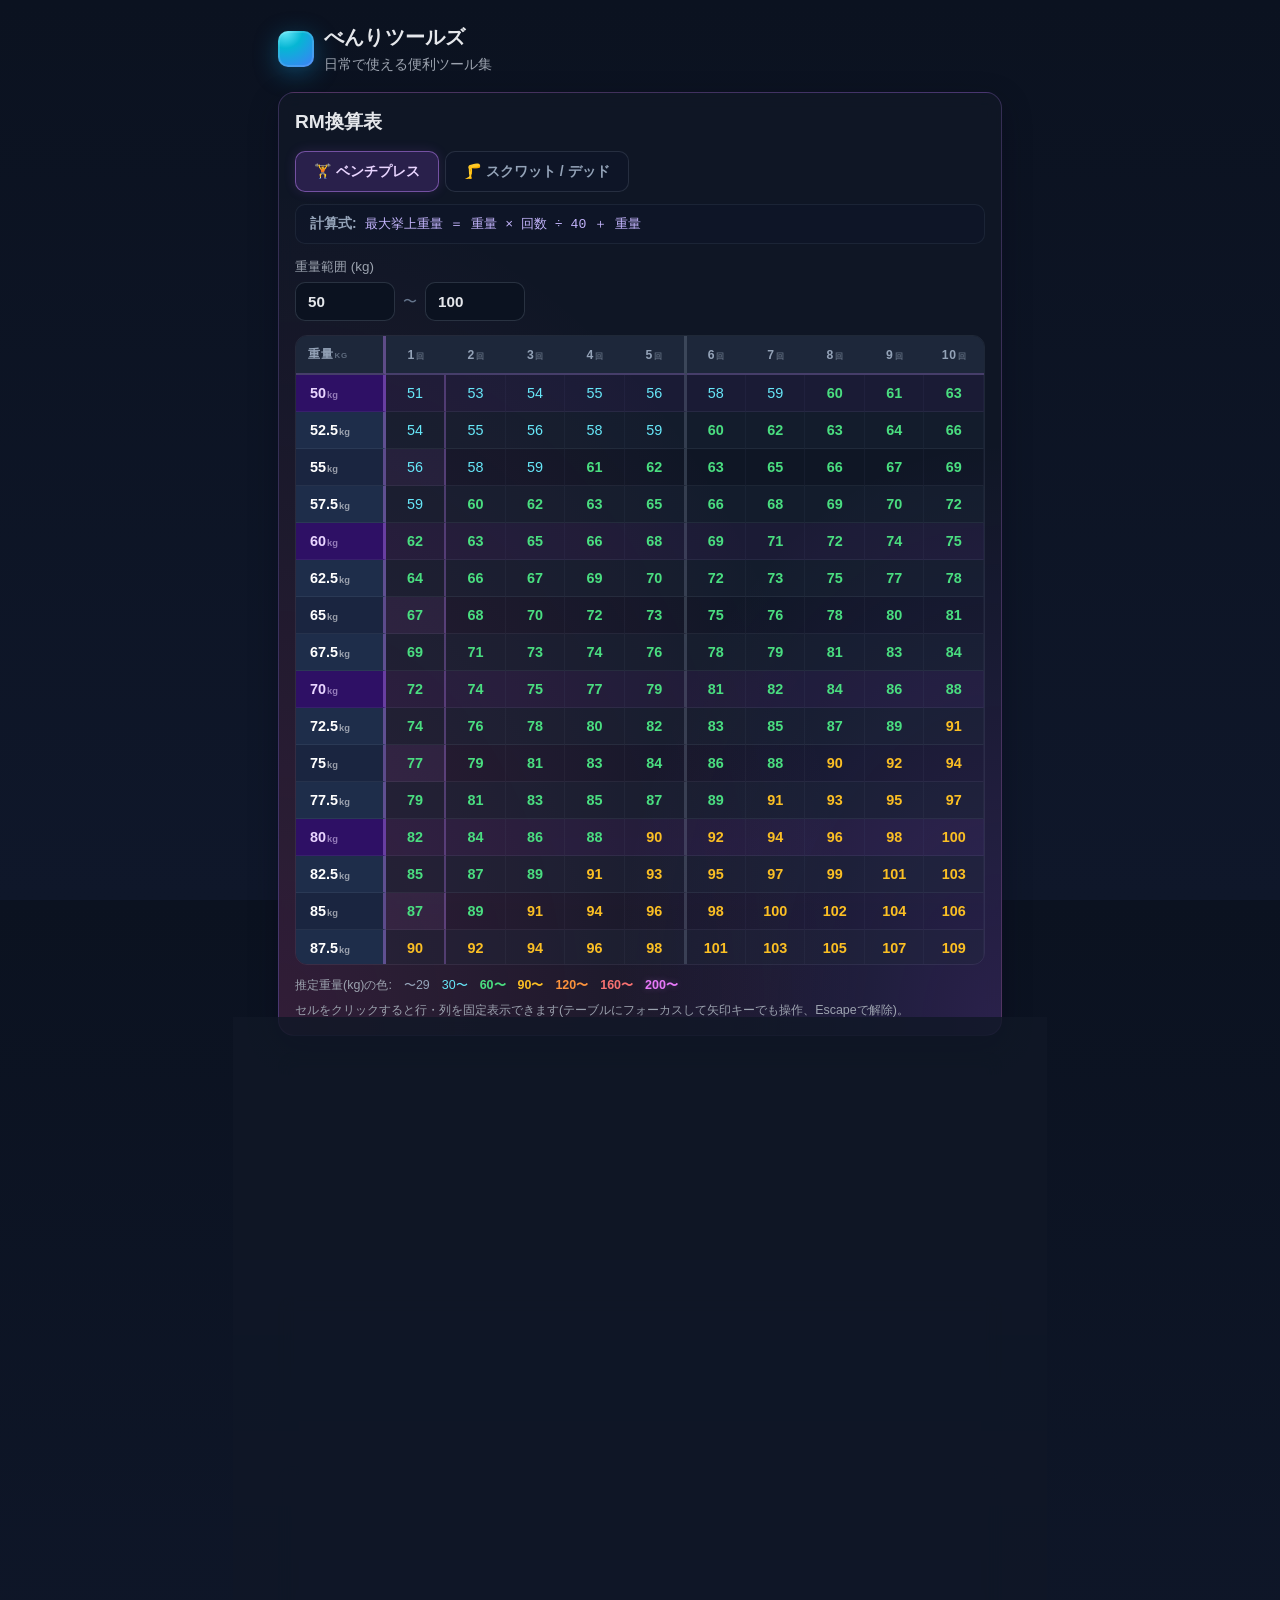
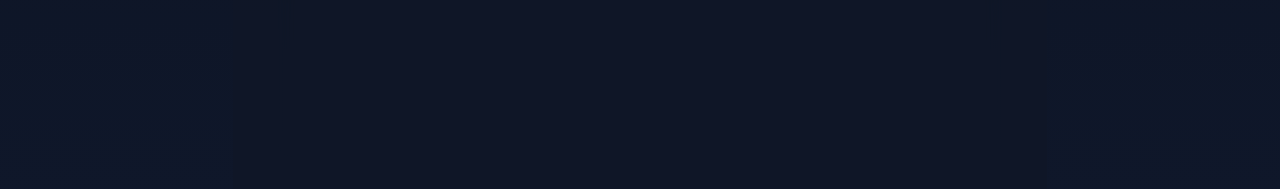
<file: index.html>
<!doctype html>
<html lang="ja">

<head>
	<meta charset="utf-8" />
	<meta name="viewport" content="width=device-width, initial-scale=1, viewport-fit=cover" />
	<meta name="theme-color" content="#0b1220" />
	<meta name="description" content="RM換算表、調整さんの出欠表クイック作成、楽天メルマガの一括解約など、日常で使える便利ツール集。" />
	<meta property="og:title" content="べんりツールズ" />
	<meta property="og:description" content="RM換算表や調整さんの出欠表クイック作成など、日常で使える便利ツール集" />
	<meta property="og:type" content="website" />
	<title>べんりツールズ</title>
	<link rel="icon" href="data:image/svg+xml,<svg xmlns='http://www.w3.org/2000/svg' viewBox='0 0 100 100'><text y='.9em' font-size='90'>🧰</text></svg>" />
	<link rel="stylesheet" href="styles.css?v=2" />
</head>

<body>
	<div class="container">
		<header>
			<div class="logo" aria-hidden="true"></div>
			<div>
				<h1>べんりツールズ</h1>
				<p class="desc">日常で使える便利ツール集</p>
			</div>
		</header>

		<div class="card rm-card">
			<h2 class="section-title">RM換算表</h2>

			<div class="rm-tabs" id="rmTabs">
				<button class="rm-tab is-active" data-tab="bench" id="rmTabBench" aria-pressed="true">🏋️ ベンチプレス</button>
				<button class="rm-tab" data-tab="squat" id="rmTabSquat" aria-pressed="false">🦵 スクワット / デッド</button>
			</div>

			<div class="rm-formula" id="rmFormula">
				<span class="rm-formula-label">計算式:</span>
				<span class="rm-formula-expr" id="rmFormulaExpr">最大挙上重量 ＝ 重量 × 回数 ÷ 40 ＋ 重量</span>
			</div>

			<div class="rm-controls">
				<div class="rm-range-group">
					<label for="rmRangeMin">重量範囲 (kg)</label>
					<div class="rm-range-inputs">
						<input type="number" id="rmRangeMin" value="50" min="0" step="2.5" aria-label="重量範囲の下限 (kg)" />
						<span class="rm-range-sep">〜</span>
						<input type="number" id="rmRangeMax" value="100" min="0" step="2.5" aria-label="重量範囲の上限 (kg)" />
					</div>
				</div>
			</div>

			<div class="rm-table-wrapper" id="rmTableWrapper" tabindex="0" role="region"
				aria-label="RM換算表。矢印キーでセルを選択、Escapeで選択解除">
				<table class="rm-table" id="rmTable">
					<caption class="visually-hidden">重量と回数から最大挙上重量(1RM)を推定する換算表</caption>
					<thead id="rmTableHead"></thead>
					<tbody id="rmTableBody"></tbody>
				</table>
			</div>

			<div class="rm-legend">
				<span class="rm-legend-label">推定重量(kg)の色:</span>
				<span class="rm-lv1">〜29</span>
				<span class="rm-lv2">30〜</span>
				<span class="rm-lv3">60〜</span>
				<span class="rm-lv4">90〜</span>
				<span class="rm-lv5">120〜</span>
				<span class="rm-lv6">160〜</span>
				<span class="rm-lv7">200〜</span>
			</div>
			<p class="muted rm-hint">セルをクリックすると行・列を固定表示できます(テーブルにフォーカスして矢印キーでも操作、Escapeで解除)。</p>
			<p id="rmLive" class="visually-hidden" aria-live="polite"></p>
		</div>

		<div class="card quick-card">
			<p class="eyebrow">クイック</p>
			<h2 class="section-title">調整さんをすぐ作る</h2>
			<p class="section-copy">今日から2ヶ月先までの金曜夜・土日を候補にした日程調整ページ「調整さん」を開きます。</p>
			<div class="btns hero-actions quick-actions" style="margin-top: 16px;">
				<button id="quickLaunchAllDayBtn">出欠表を作る<span class="btn-sub">金曜19時〜 + 土日終日</span></button>
				<button id="quickLaunchSplitBtn">出欠表を作る<span class="btn-sub">金曜19時〜 + 土日 午前/午後</span></button>
			</div>
			<p class="quick-note">開いた先の「出欠表をつくる」ボタンを押すとリンクが完成します。</p>
		</div>

		<div class="card">
			<h2 class="section-title">楽天メルマガをまとめて解約</h2>
			<p class="section-copy">楽天のメルマガと楽天ショップのメルマガをまとめて止める公式ページを開きます。</p>
			<div class="btns" style="margin-top: 12px;">
				<button id="openRakutenUnsubscribeBtn" class="secondary">解約ページを開く</button>
			</div>
		</div>

		<div class="card support-card">
			<h2 class="section-title">🙏 応援のお願い</h2>
			<p class="section-copy">もし「応援してもいいよ」という方がいれば、募金感覚で下記のリンクをご利用いただけると嬉しいです 🙏</p>
			<div class="btns hero-actions" style="margin-top: 16px; gap: 12px;">
				<a class="btn" href="https://www.amazon.co.jp?&linkCode=ll2&tag=pumpkin041-22&linkId=18f56295483f42cb79c528745a2250fb&ref_=as_li_ss_tl" target="_blank" rel="noopener">🛒 Amazonはこちら</a>
				<a class="btn" href="https://item.rakuten.co.jp/rakutenoriginal-daily/ro-b-001/" target="_blank" rel="noopener">🏬 楽天市場はこちら</a>
			</div>
			<p class="muted" style="margin-top: 12px;">※リンク経由でAmazonや楽天の商品を購入すると、購入額の一部が運営費として還元されます。</p>
			<p class="muted">※皆さまからいただいた支援は、水やお茶などの無料提供やイベント(例:<a href="https://kintech.connpass.com" target="_blank" rel="noopener">kintech.connpass.com</a>)運営費に活用させていただきます。</p>
		</div>
	</div>

	<div id="toast" class="toast" role="status" aria-live="polite">コピーしました</div>
	<script src="script.js?v=2" defer></script>
</body>

</html>
</file>
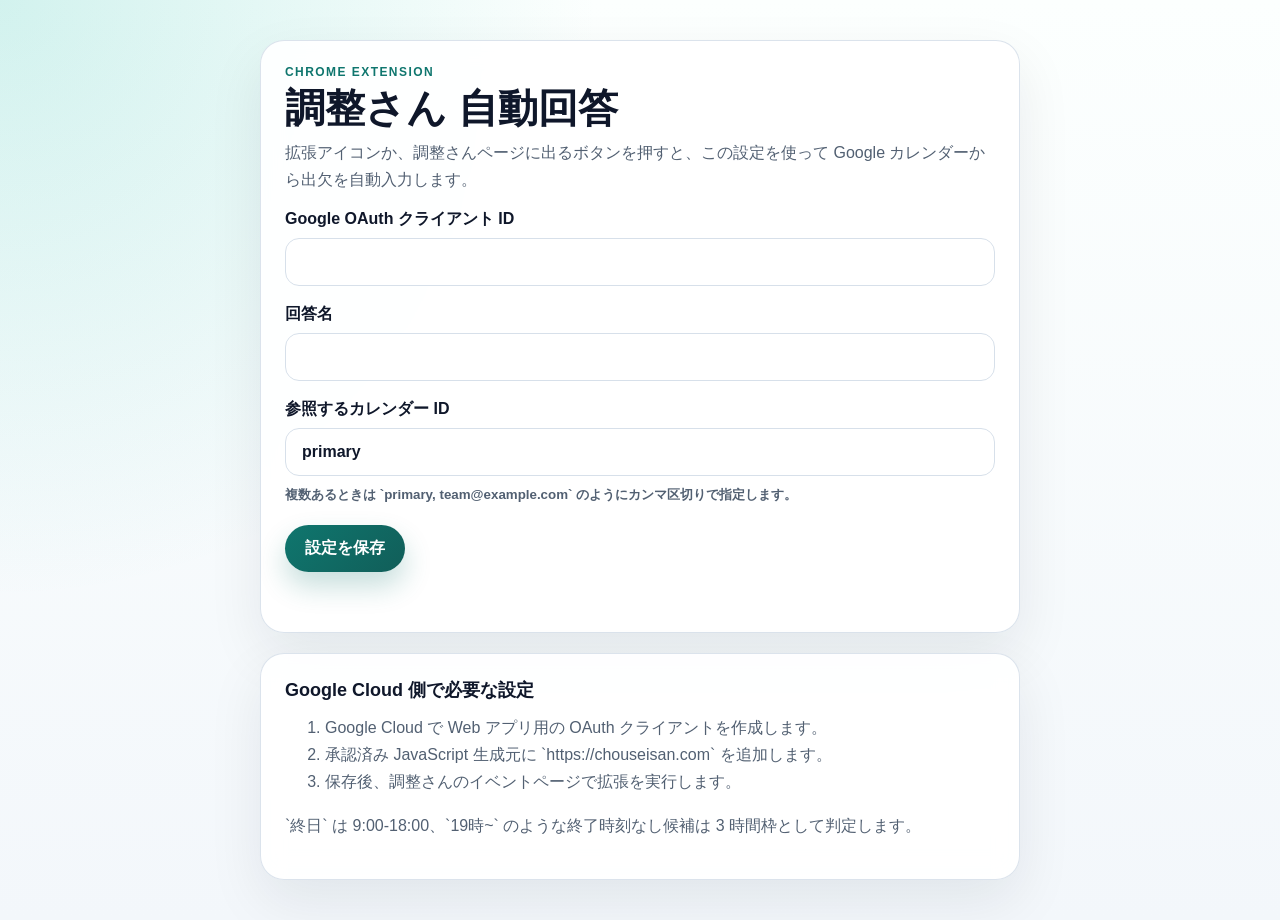
<file: extension/options.html>
<!doctype html>
<html lang="ja">
	<head>
		<meta charset="utf-8" />
		<meta name="viewport" content="width=device-width, initial-scale=1" />
		<title>調整さん 自動回答 設定</title>
		<link rel="stylesheet" href="options.css" />
	</head>
	<body>
		<main class="page">
			<section class="card">
				<p class="eyebrow">Chrome Extension</p>
				<h1>調整さん 自動回答</h1>
				<p class="lead">
					拡張アイコンか、調整さんページに出るボタンを押すと、この設定を使って Google
					カレンダーから出欠を自動入力します。
				</p>

				<form id="settingsForm" class="form">
					<label class="field">
						<span>Google OAuth クライアント ID</span>
						<input id="googleClientId" name="googleClientId" type="text" autocomplete="off" required />
					</label>

					<label class="field">
						<span>回答名</span>
						<input id="participantName" name="participantName" type="text" autocomplete="name" required />
					</label>

					<label class="field">
						<span>参照するカレンダー ID</span>
						<input id="calendarIds" name="calendarIds" type="text" value="primary" required />
						<small>複数あるときは `primary, team@example.com` のようにカンマ区切りで指定します。</small>
					</label>

					<div class="actions">
						<button type="submit">設定を保存</button>
					</div>
				</form>

				<div id="status" class="status" aria-live="polite"></div>
			</section>

			<section class="card note">
				<h2>Google Cloud 側で必要な設定</h2>
				<ol>
					<li>Google Cloud で Web アプリ用の OAuth クライアントを作成します。</li>
					<li>承認済み JavaScript 生成元に `https://chouseisan.com` を追加します。</li>
					<li>保存後、調整さんのイベントページで拡張を実行します。</li>
				</ol>
				<p>
					`終日` は 9:00-18:00、`19時~` のような終了時刻なし候補は 3 時間枠として判定します。
				</p>
			</section>
		</main>

		<script src="options.js"></script>
	</body>
</html>
</file>
<file: styles.css>
:root {
	--bg: #0b1220;
	--panel: #111827;
	--text: #e5e7eb;
	--sub: #9ca3af;
	--accent: #0ea5e9;
	--accent-2: #22c55e;
	--warn: #f59e0b;
	--radius: 16px;
}

* {
	box-sizing: border-box;
}

html,
body {
	height: 100%;
}

html {
	scroll-behavior: smooth;
}

body {
	margin: 0;
	font-family: -apple-system, BlinkMacSystemFont, "Segoe UI", Roboto, "Helvetica Neue", Arial, "Noto Sans JP", "Apple Color Emoji", "Segoe UI Emoji";
	background: linear-gradient(180deg, #0b1220 0%, #0f172a 100%);
	color: var(--text);
}

.container {
	max-width: 780px;
	margin: 0 auto;
	padding: 18px clamp(16px, 4vw, 28px) 32px;
}

header {
	display: flex;
	align-items: center;
	gap: 10px;
	margin: 6px 0 18px;
}

.logo {
	width: 36px;
	height: 36px;
	border-radius: 10px;
	background: radial-gradient(120% 120% at 20% 0%, #67e8f9 0%, #06b6d4 40%, #3b82f6 100%);
	box-shadow: 0 6px 24px rgba(14, 165, 233, 0.35), inset 0 0 0 2px rgba(255, 255, 255, 0.12);
}

h1 {
	font-size: 1.25rem;
	margin: 0;
	font-weight: 700;
	letter-spacing: .01em;
}

p.desc {
	margin: 4px 0 0;
	color: var(--sub);
	font-size: .9rem;
}

h2.section-title {
	margin: 0;
	font-size: 1.2rem;
}

p.eyebrow {
	margin: 0 0 8px;
	color: #7dd3fc;
	font-size: .82rem;
	font-weight: 700;
	letter-spacing: .08em;
	text-transform: uppercase;
}

p.section-copy {
	margin: 10px 0 0;
	color: var(--sub);
	line-height: 1.6;
}

.visually-hidden {
	position: absolute;
	width: 1px;
	height: 1px;
	margin: -1px;
	padding: 0;
	overflow: hidden;
	clip: rect(0 0 0 0);
	white-space: nowrap;
	border: 0;
}

.card {
	background: rgba(17, 24, 39, 0.7);
	border: 1px solid rgba(148, 163, 184, 0.12);
	border-radius: var(--radius);
	padding: 16px;
	backdrop-filter: blur(8px);
	box-shadow: 0 10px 30px rgba(2, 6, 23, 0.3);
}

.container>.card+.card {
	margin-top: 16px;
}

/* 本文中のリンク(ボタン以外)はダーク背景で読める色に */
.card a:not(.btn) {
	color: #7dd3fc;
	text-underline-offset: 2px;
}

.grid {
	display: grid;
	gap: 12px;
}

.grid.cols-2 {
	grid-template-columns: 1fr 1fr;
}

.quick-card {
	background:
		radial-gradient(120% 140% at 100% 0%, rgba(34, 197, 94, 0.2) 0%, rgba(34, 197, 94, 0) 45%),
		radial-gradient(160% 180% at 0% 0%, rgba(14, 165, 233, 0.28) 0%, rgba(14, 165, 233, 0) 50%),
		rgba(17, 24, 39, 0.82);
	border-color: rgba(125, 211, 252, 0.22);
}

.quick-card .section-copy {
	margin-top: 6px;
	font-size: .88rem;
}

.section-head {
	display: flex;
	align-items: flex-start;
	justify-content: space-between;
	gap: 12px;
	margin-bottom: 14px;
}

.quick-meta {
	display: flex;
	flex-wrap: wrap;
	gap: 8px;
	margin-top: 14px;
}

.quick-pill {
	display: inline-flex;
	align-items: center;
	padding: 8px 12px;
	border-radius: 999px;
	background: rgba(11, 18, 32, 0.75);
	border: 1px solid rgba(125, 211, 252, 0.18);
	color: #dbeafe;
	font-size: .88rem;
}

.quick-note {
	margin: 12px 0 0;
	color: #bfdbfe;
	font-size: .88rem;
	line-height: 1.5;
}

label {
	display: block;
	font-size: .88rem;
	color: var(--sub);
	margin-bottom: 6px;
}

input[type="text"],
input[type="time"],
select,
textarea,
input[type="date"] {
	width: 100%;
	background: #0b1220;
	border: 1px solid rgba(148, 163, 184, 0.22);
	color: var(--text);
	padding: 12px 12px;
	border-radius: 12px;
	outline: none;
	font-size: 1rem;
}

/* outlineを消す代わりのフォーカス表示 */
input[type="text"]:focus,
input[type="time"]:focus,
select:focus,
textarea:focus,
input[type="date"]:focus {
	border-color: rgba(125, 211, 252, 0.55);
	box-shadow: 0 0 0 3px rgba(14, 165, 233, 0.15);
}

textarea {
	min-height: 200px;
	resize: vertical;
}

.inline {
	display: flex;
	gap: 10px;
	align-items: center;
	flex-wrap: wrap;
}

.chip {
	display: inline-flex;
	align-items: center;
	gap: 8px;
	padding: 10px 12px;
	border-radius: 999px;
	background: #0b1220;
	border: 1px solid rgba(148, 163, 184, 0.22);
}

.chip input {
	accent-color: var(--accent);
	width: 18px;
	height: 18px;
}

.toggle-chip {
	cursor: pointer;
	user-select: none;
	transition: border-color .2s ease, background .2s ease, box-shadow .2s ease;
}

.toggle-chip span {
	color: var(--text);
}

.toggle-chip.is-active {
	background: rgba(14, 165, 233, 0.14);
	border-color: rgba(125, 211, 252, 0.55);
	box-shadow: inset 0 0 0 1px rgba(125, 211, 252, 0.16);
}

.btns {
	display: flex;
	gap: 10px;
	flex-wrap: wrap;
}

button,
a.btn {
	appearance: none;
	border: none;
	cursor: pointer;
	text-decoration: none;
	background: var(--accent);
	color: white;
	padding: 12px 16px;
	border-radius: 12px;
	font-weight: 700;
	font-size: 1rem;
	display: inline-flex;
	align-items: center;
	gap: 8px;
	box-shadow: 0 6px 18px rgba(14, 165, 233, 0.35);
}

button:hover,
a.btn:hover {
	filter: brightness(1.1);
}

button:active,
a.btn:active {
	transform: translateY(1px);
}

button.secondary,
a.btn.secondary {
	background: #111827;
	color: var(--text);
	border: 1px solid rgba(148, 163, 184, 0.22);
	box-shadow: none;
}

button.success {
	background: var(--accent-2);
	box-shadow: 0 6px 18px rgba(34, 197, 94, 0.35);
}

button.warn {
	background: var(--warn);
	box-shadow: 0 6px 18px rgba(245, 158, 11, 0.35);
}

.hero-actions button,
.hero-actions a.btn {
	min-height: 56px;
	justify-content: center;
}

.quick-actions {
	display: grid;
	grid-template-columns: 1fr 1fr;
}

.quick-actions button {
	width: 100%;
	flex-direction: column;
	gap: 2px;
}

.btn-sub {
	display: block;
	font-size: .78rem;
	font-weight: 500;
	opacity: .9;
}

.quick-detail-link {
	margin-top: 10px;
}

.muted {
	color: var(--sub);
	font-size: .9rem;
}

.spacer {
	height: 10px;
}

.divider {
	height: 1px;
	background: rgba(148, 163, 184, 0.12);
	margin: 12px 0;
}

.toast {
	position: fixed;
	left: 50%;
	bottom: 20px;
	transform: translateX(-50%);
	background: #111827;
	color: var(--text);
	border: 1px solid rgba(148, 163, 184, 0.22);
	padding: 10px 14px;
	border-radius: 999px;
	opacity: 0;
	pointer-events: none;
	transition: opacity .25s ease;
}

.toast.show {
	opacity: 1;
}

#advancedSettings {
	scroll-margin-top: 16px;
}

/* ── RM換算表 ─────────────────────────── */
.rm-card {
	background:
		radial-gradient(120% 140% at 100% 100%, rgba(168, 85, 247, 0.18) 0%, rgba(168, 85, 247, 0) 45%),
		radial-gradient(160% 180% at 0% 100%, rgba(236, 72, 153, 0.16) 0%, rgba(236, 72, 153, 0) 50%),
		rgba(17, 24, 39, 0.82);
	border-color: rgba(192, 132, 252, 0.22);
}

.rm-eyebrow {
	color: #c084fc !important;
}

/* タブ */
.rm-tabs {
	display: flex;
	gap: 6px;
	margin: 16px 0 12px;
}

.rm-tab {
	appearance: none;
	border: 1px solid rgba(148, 163, 184, 0.18);
	background: rgba(15, 23, 42, 0.5);
	color: #94a3b8;
	padding: 10px 18px;
	border-radius: 10px;
	font-size: .88rem;
	font-weight: 600;
	cursor: pointer;
	box-shadow: none;
	transition: all .2s ease;
}

.rm-tab:hover {
	background: rgba(168, 85, 247, 0.08);
	color: #c4b5fd;
}

.rm-tab.is-active {
	background: rgba(168, 85, 247, 0.18);
	border-color: rgba(192, 132, 252, 0.5);
	color: #e9d5ff;
	box-shadow: 0 0 12px rgba(168, 85, 247, 0.15);
}

/* 計算式表示 */
.rm-formula {
	display: flex;
	align-items: center;
	gap: 8px;
	flex-wrap: wrap;
	padding: 10px 14px;
	border-radius: 10px;
	background: rgba(15, 23, 42, 0.6);
	border: 1px solid rgba(148, 163, 184, 0.1);
	margin-bottom: 14px;
	font-size: .86rem;
}

.rm-formula-label {
	color: #94a3b8;
	font-weight: 600;
}

.rm-formula-expr {
	color: #c4b5fd;
	font-weight: 500;
	font-family: "SF Mono", "Fira Code", monospace;
	font-size: .82rem;
}

/* 重量範囲コントロール */
.rm-controls {
	margin-bottom: 14px;
}

.rm-range-group label {
	display: block;
	font-size: .84rem;
	color: var(--sub);
	margin-bottom: 6px;
}

.rm-range-inputs {
	display: flex;
	align-items: center;
	gap: 8px;
}

.rm-range-inputs input[type="number"] {
	width: 100px;
	background: #0b1220;
	border: 1px solid rgba(148, 163, 184, 0.22);
	color: var(--text);
	padding: 10px 12px;
	border-radius: 10px;
	outline: none;
	font-size: .95rem;
	font-weight: 600;
	font-variant-numeric: tabular-nums;
	transition: border-color .2s ease, box-shadow .2s ease;
}

.rm-range-inputs input[type="number"]:focus {
	border-color: rgba(192, 132, 252, 0.55);
	box-shadow: 0 0 0 3px rgba(168, 85, 247, 0.15);
}

.rm-range-sep {
	color: #64748b;
	font-size: .9rem;
}

/* テーブルラッパー */
.rm-table-wrapper {
	overflow-x: auto;
	border-radius: 12px;
	border: 1px solid rgba(148, 163, 184, 0.12);
	margin-top: 8px;
	max-height: 70vh;
	overflow-y: auto;
}

.rm-table-wrapper:focus-visible {
	outline: 2px solid rgba(125, 211, 252, 0.6);
	outline-offset: 2px;
}

/* テーブル本体 */
.rm-table {
	border-collapse: separate;
	border-spacing: 0;
	font-size: .85rem;
	white-space: nowrap;
	min-width: 100%;
}

/* セルはクリックで行・列を選択できる */
.rm-table thead th[data-reps],
.rm-table tbody th,
.rm-table tbody td {
	cursor: pointer;
}

/* ヘッダー */
.rm-table thead th {
	position: sticky;
	top: 0;
	z-index: 3;
	background: rgba(30, 41, 59, 0.97);
	color: #94a3b8;
	font-weight: 700;
	font-size: .76rem;
	letter-spacing: .06em;
	text-transform: uppercase;
	padding: 10px 12px;
	text-align: center;
	border-bottom: 2px solid rgba(192, 132, 252, 0.25);
}

.rm-table thead th:first-child {
	position: sticky;
	left: 0;
	z-index: 4;
	text-align: left;
	border-right: 3px solid rgba(192, 132, 252, 0.4);
	min-width: 80px;
}

/* セル */
.rm-table td {
	padding: 10px 14px;
	border-bottom: 1px solid rgba(148, 163, 184, 0.1);
	border-right: 1px solid rgba(148, 163, 184, 0.06);
	text-align: center;
	font-variant-numeric: tabular-nums;
	font-size: .9rem;
	position: relative;
}

.rm-table td small,
.rm-table th small {
	font-size: .65em;
	opacity: .55;
	margin-left: 1px;
}

/* ── 5回ごとに太い縦線 ── */
.rm-table td:nth-child(6),
.rm-table th:nth-child(6) {
	border-right: 3px solid rgba(148, 163, 184, 0.25);
}

/* ── 重量列(左固定・行ヘッダー) ── */
.rm-table tbody th {
	position: sticky;
	left: 0;
	z-index: 2;
	padding: 10px 14px;
	border-bottom: 1px solid rgba(148, 163, 184, 0.1);
	text-align: left;
	font-size: .9rem;
	font-weight: 800;
	font-variant-numeric: tabular-nums;
	color: #fff;
	background: #1a2540;
	border-right: 3px solid rgba(192, 132, 252, 0.4);
	min-width: 80px;
}

/* ── 行の背景(偶数行) ── */
.rm-table tbody tr:nth-child(even) td {
	background: rgba(30, 41, 59, 0.35);
}

.rm-table tbody tr:nth-child(even) th {
	background: #1e2d4a;
}

/* ── 10kg区切り行 ── */
.rm-table tbody tr.rm-row-10k td {
	background: rgba(88, 50, 140, 0.16);
}

.rm-table tbody tr.rm-row-10k th {
	background: #2e1065;
	color: #e9d5ff;
}

/* ── 1RM列(1回)の強調 ── */
.rm-table td.rm-cell-1rm {
	background-image: linear-gradient(rgba(192, 132, 252, 0.08), rgba(192, 132, 252, 0.08));
	border-right: 2px solid rgba(192, 132, 252, 0.3);
}

/* ── パワーレベル色(カーソルなしでも一目でわかる) ── */
.rm-lv1 { color: #94a3b8; }
.rm-lv2 { color: #67e8f9; }
.rm-lv3 { color: #4ade80; font-weight: 600; }
.rm-lv4 { color: #fbbf24; font-weight: 700; }
.rm-lv5 { color: #fb923c; font-weight: 700; }
.rm-lv6 { color: #f87171; font-weight: 800; }
.rm-lv7 { color: #e879f9; font-weight: 800; text-shadow: 0 0 6px rgba(232, 121, 249, 0.3); }

/* ── 凡例 ── */
.rm-legend {
	display: flex;
	flex-wrap: wrap;
	align-items: center;
	gap: 4px 12px;
	margin-top: 12px;
	font-size: .78rem;
	font-variant-numeric: tabular-nums;
}

.rm-legend-label {
	color: var(--sub);
}

.rm-hint {
	margin: 8px 0 0;
	font-size: .78rem;
}

/* ── 選択ハイライト(JS でクラスを付与) ── */

/* 選択した行: 背景を明るい紫に */
.rm-table tbody tr.rm-highlight-row td {
	background: rgba(168, 85, 247, 0.25) !important;
	filter: brightness(1.4);
	color: #ffffff !important;
	text-shadow: 0 1px 2px rgba(0, 0, 0, 0.45);
}

.rm-table tbody tr.rm-highlight-row th {
	background: #4c1d95;
	color: #fff;
}

/* 選択した列: 背景を白にして完全に色反転(最も目立つ) */
.rm-table td.rm-highlight-col {
	background: #f8fafc !important;
	color: #0f172a !important;
	font-weight: 800 !important;
	filter: none !important;
	text-shadow: none !important;
	z-index: 2;
	position: relative;
	outline: none;
}

/* 選択したヘッダー: 濃い紫で反転 */
.rm-table thead th.rm-highlight-col {
	background: #7c3aed !important;
	color: #fff !important;
	filter: none;
}

/* 交差セル: 鮮明な紫で浮かび上がらせる */
.rm-table td.rm-highlight-cell {
	background: #a855f7 !important;
	color: #ffffff !important;
	font-weight: 900 !important;
	filter: none !important;
	outline: 3px solid #d8b4fe;
	outline-offset: -1px;
	z-index: 10;
	position: relative;
	text-shadow: 0 1px 2px rgba(0, 0, 0, 0.4) !important;
	transform: scale(1.15);
	box-shadow: 0 0 20px rgba(168, 85, 247, 0.6);
	border-radius: 4px;
}

@media (max-width: 720px) {
	.grid.cols-2 {
		grid-template-columns: 1fr;
	}

	header {
		align-items: flex-start;
	}

	.hero-actions {
		flex-direction: column;
	}

	.hero-actions button,
	.hero-actions a.btn {
		width: 100%;
	}

	.quick-actions {
		grid-template-columns: 1fr;
	}

	.rm-tabs {
		flex-direction: column;
	}

	.rm-tab {
		width: 100%;
		text-align: center;
	}

	.rm-range-inputs input[type="number"] {
		width: 80px;
	}

	/* モバイルではテーブル内スクロールをやめてページスクロールに任せる */
	.rm-table-wrapper {
		max-height: none;
		overflow-y: visible;
	}

	.rm-table th,
	.rm-table td {
		padding: 7px 8px;
		font-size: .78rem;
	}

	.rm-table thead th:first-child,
	.rm-table tbody th {
		min-width: 58px;
	}
}
</file>
<file: extension/options.css>
:root {
	color-scheme: light;
	--bg: #f3f7fb;
	--card: rgba(255, 255, 255, 0.92);
	--ink: #0f172a;
	--muted: #526072;
	--line: #d7e0ea;
	--accent: #0f766e;
	--accent-strong: #115e59;
}

* {
	box-sizing: border-box;
}

body {
	margin: 0;
	font-family: "Hiragino Sans", "Noto Sans JP", sans-serif;
	background:
		radial-gradient(circle at top left, rgba(20, 184, 166, 0.18), transparent 38%),
		linear-gradient(180deg, #fcfffe 0%, var(--bg) 100%);
	color: var(--ink);
}

.page {
	width: min(760px, calc(100% - 32px));
	margin: 40px auto;
	display: grid;
	gap: 20px;
}

.card {
	background: var(--card);
	border: 1px solid rgba(215, 224, 234, 0.88);
	border-radius: 24px;
	padding: 24px;
	box-shadow: 0 22px 56px rgba(15, 23, 42, 0.08);
	backdrop-filter: blur(12px);
}

.eyebrow {
	margin: 0 0 8px;
	font-size: 12px;
	font-weight: 800;
	letter-spacing: 0.12em;
	text-transform: uppercase;
	color: var(--accent);
}

h1,
h2,
p,
ol {
	margin-top: 0;
}

h1 {
	margin-bottom: 10px;
	font-size: clamp(28px, 5vw, 40px);
	line-height: 1.05;
}

h2 {
	margin-bottom: 12px;
	font-size: 18px;
}

.lead,
.note p,
.note li,
.field small,
.status {
	color: var(--muted);
	line-height: 1.7;
}

.form {
	display: grid;
	gap: 18px;
}

.field {
	display: grid;
	gap: 8px;
	font-weight: 700;
}

.field input {
	width: 100%;
	border: 1px solid var(--line);
	border-radius: 14px;
	padding: 14px 16px;
	font: inherit;
	color: var(--ink);
	background: #fff;
}

.field input:focus {
	outline: 3px solid rgba(15, 118, 110, 0.18);
	border-color: var(--accent);
}

.actions {
	display: flex;
	justify-content: flex-start;
}

button {
	appearance: none;
	border: none;
	border-radius: 999px;
	padding: 13px 20px;
	font: inherit;
	font-weight: 800;
	color: #fff;
	background: linear-gradient(135deg, var(--accent) 0%, var(--accent-strong) 100%);
	cursor: pointer;
	box-shadow: 0 14px 28px rgba(15, 118, 110, 0.24);
}

button:hover {
	transform: translateY(-1px);
}

.status {
	min-height: 24px;
	margin-top: 12px;
	font-weight: 700;
}

@media (max-width: 640px) {
	.page {
		width: min(100%, calc(100% - 20px));
		margin: 20px auto;
	}

	.card {
		padding: 18px;
		border-radius: 20px;
	}

	button {
		width: 100%;
	}
}
</file>
